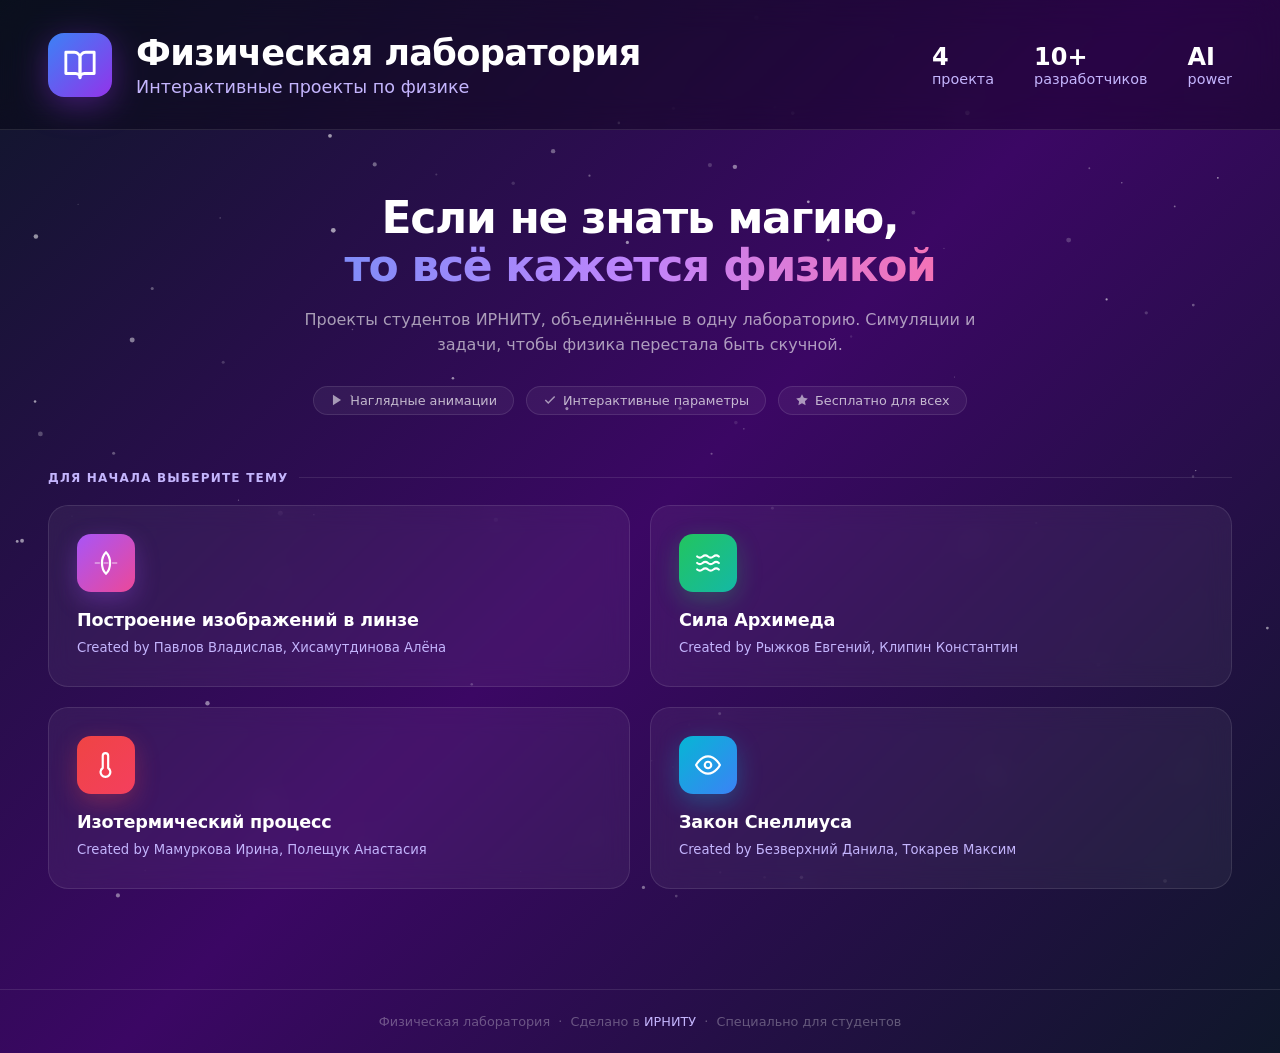
<file: src/main/resources/templates/index.html>
<!DOCTYPE html>
<html lang="ru" xmlns:th="http://www.w3.org/1999/xhtml">

<head>
  <meta charset="UTF-8" />
  <meta name="viewport" content="width=device-width, initial-scale=1.0" />
  <title>Феноменольно</title>
  <link rel="stylesheet" href="../static/index.css" th:href="@{/index.css}">
</head>

<body>

  <!-- Particle canvas -->
  <canvas id="particles-canvas"></canvas>

  <!-- Header -->
  <header>
    <div class="header-inner">
      <a href="/" th:href="@{/}" class="header-logo">
        <!-- BookOpen icon -->
        <svg viewBox="0 0 24 24" fill="none" stroke="currentColor" stroke-width="2" stroke-linecap="round"
          stroke-linejoin="round">
          <path d="M2 3h6a4 4 0 0 1 4 4v14a3 3 0 0 0-3-3H2z" />
          <path d="M22 3h-6a4 4 0 0 0-4 4v14a3 3 0 0 1 3-3h7z" />
        </svg>
      </a>
      <div class="header-text">
        <h1>Физическая лаборатория</h1>
        <p>Интерактивные проекты по физике</p>
      </div>
      <div class="stats-bar">
        <div class="stat-item">
          <div class="stat-number">4</div>
          <div class="stat-label">проекта</div>
        </div>
        <div class="stat-item">
          <div class="stat-number">10+</div>
          <div class="stat-label">разработчиков</div>
        </div>
        <div class="stat-item">
          <div class="stat-number">AI</div>
          <div class="stat-label">power</div>
        </div>
      </div>
    </div>
  </header>

  <!-- Main -->
  <main>
    <!-- Hero -->
    <div class="hero"> <!-- TODO-->
      <h2>Если не знать магию,<br><span>то всё кажется физикой</span></h2>
      <p>Проекты студентов ИРНИТУ, объединённые в одну лабораторию. Симуляции и задачи, чтобы физика перестала быть
        скучной.</p>
      <div class="hero-features">
        <div class="feature-pill">
          <!-- play icon -->
          <svg viewBox="0 0 24 24" fill="currentColor">
            <polygon points="5 3 19 12 5 21 5 3" />
          </svg>
          Наглядные анимации
        </div>
        <div class="feature-pill">
          <!-- check icon -->
          <svg viewBox="0 0 24 24" fill="none" stroke="currentColor" stroke-width="2.5">
            <polyline points="20 6 9 17 4 12" />
          </svg>
          Интерактивные параметры
        </div>
        <div class="feature-pill">
          <!-- star icon -->
          <svg viewBox="0 0 24 24" fill="currentColor">
            <polygon
              points="12 2 15.09 8.26 22 9.27 17 14.14 18.18 21.02 12 17.77 5.82 21.02 7 14.14 2 9.27 8.91 8.26 12 2" />
          </svg>
          Бесплатно для всех
        </div>
      </div>
    </div>

    <!-- Topics -->
    <div class="section-label">Для начала выберите тему</div>

    <div class="topics-grid" id="topics-grid">
      <!-- Cards injected by JS -->
    </div>
  </main>

  <!-- Footer -->
  <footer>
    Физическая лаборатория &nbsp;·&nbsp; Сделано в <a href="https://www.istu.edu/" target="_blank">ИРНИТУ</a>
    &nbsp;·&nbsp; Специально для студентов
  </footer>

  <script src="../../../../../src/main/resources/static/particles.js" th:src="@{/particles.js}"></script>
  <script src="../../../../../src/main/resources/static/index.js" th:src="@{/index.js}"></script>
</body>

</html>
</file>
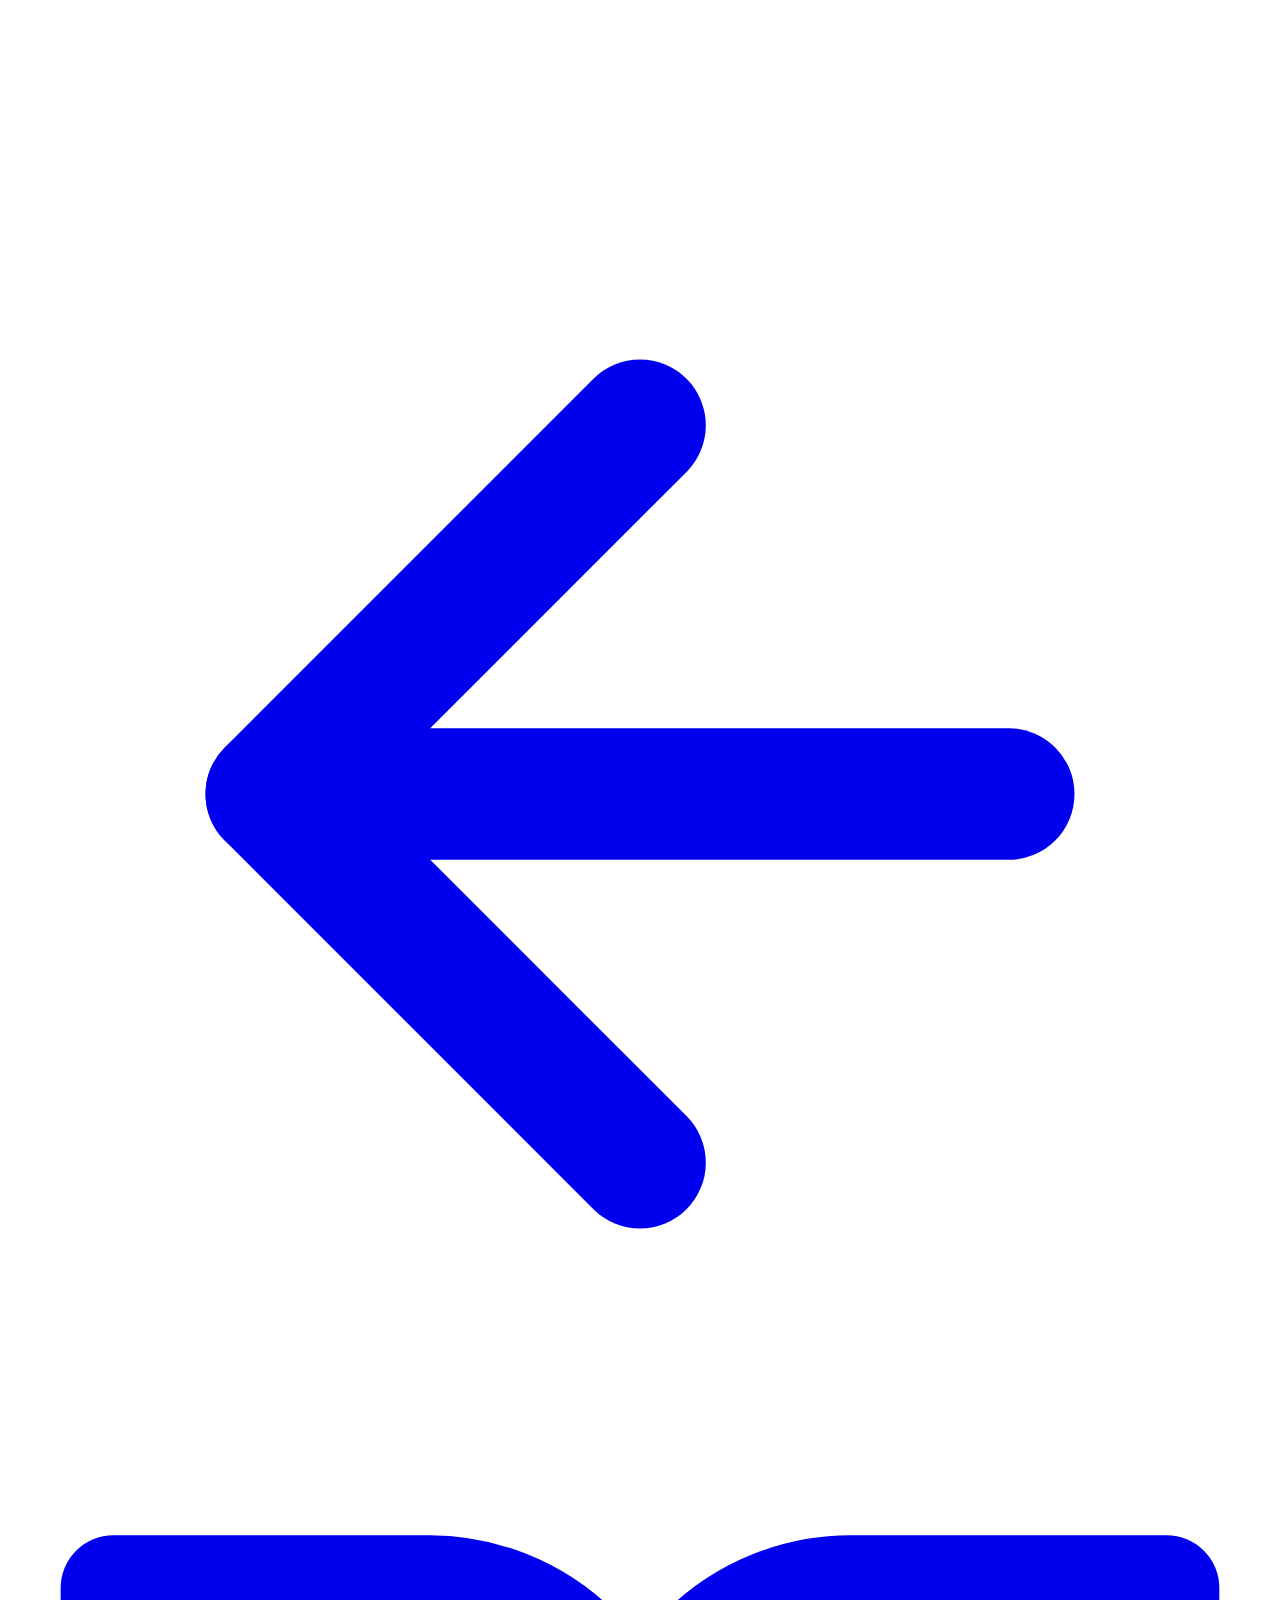
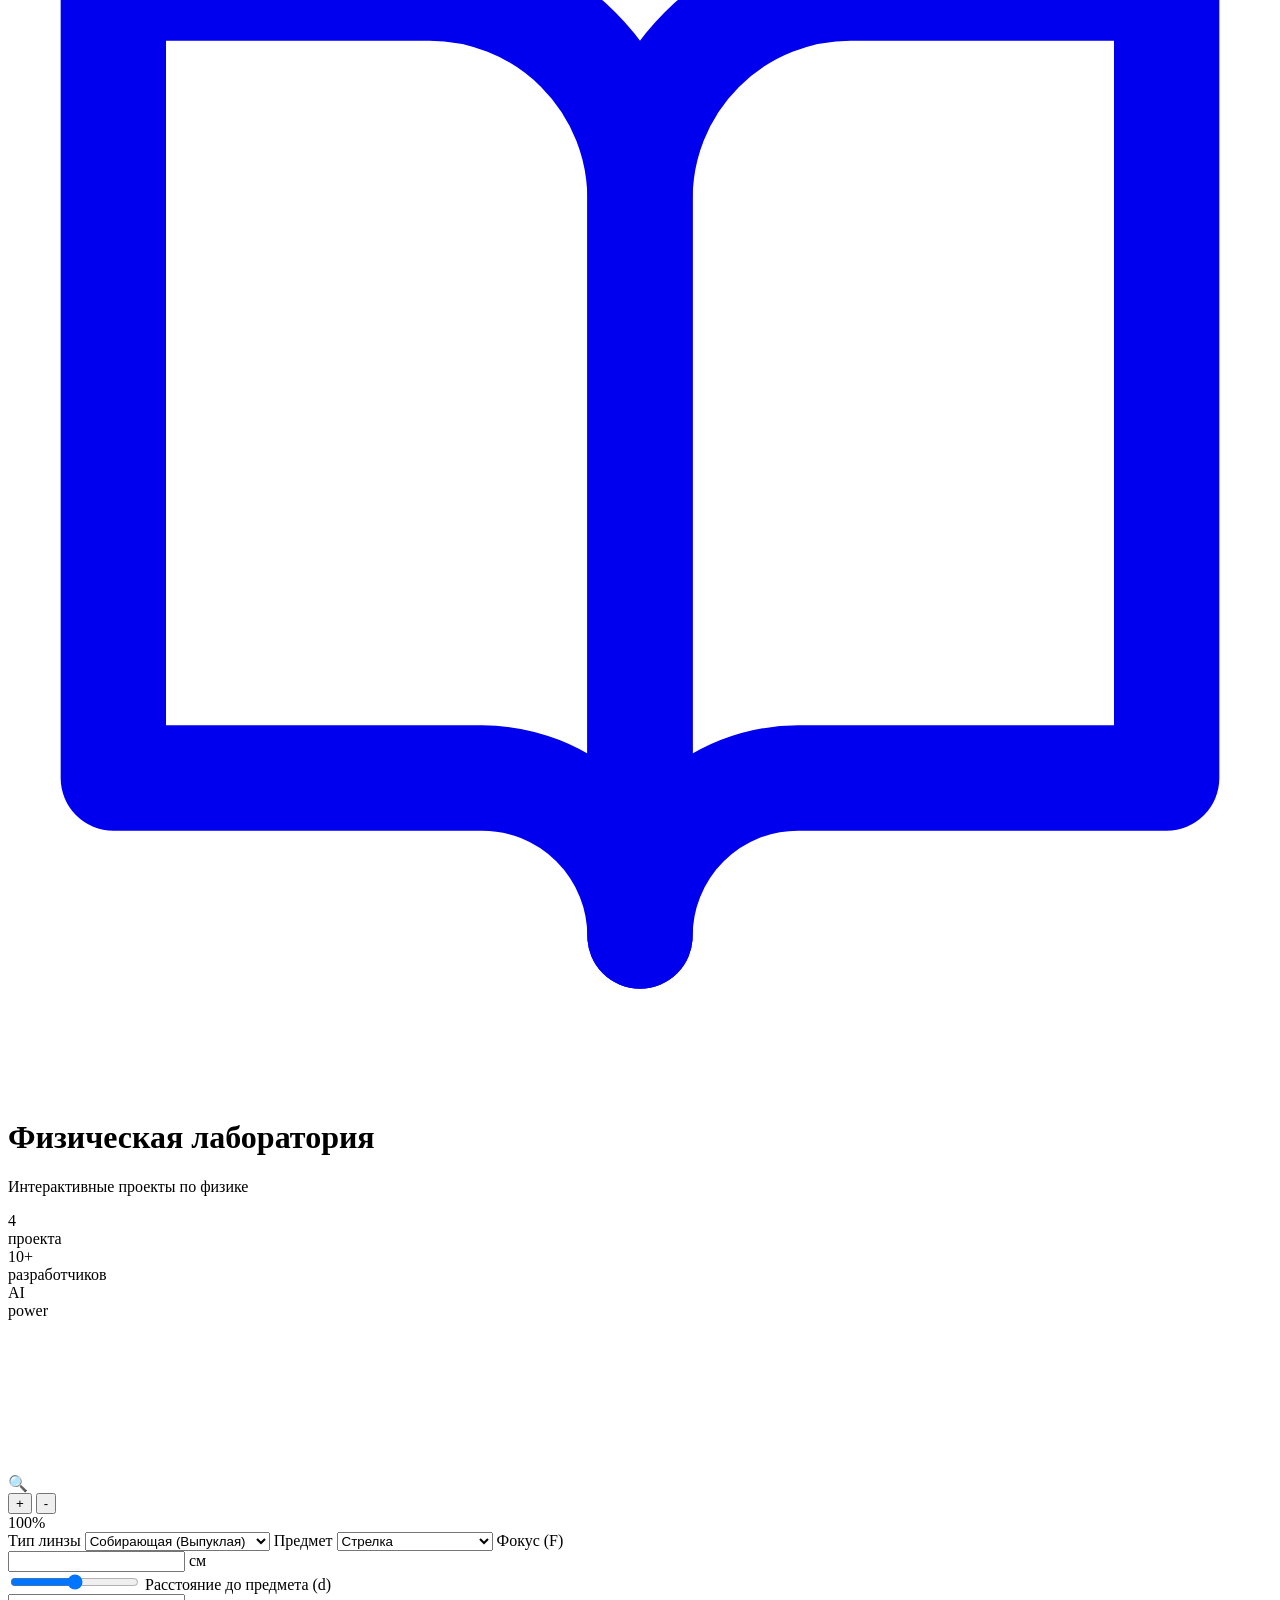
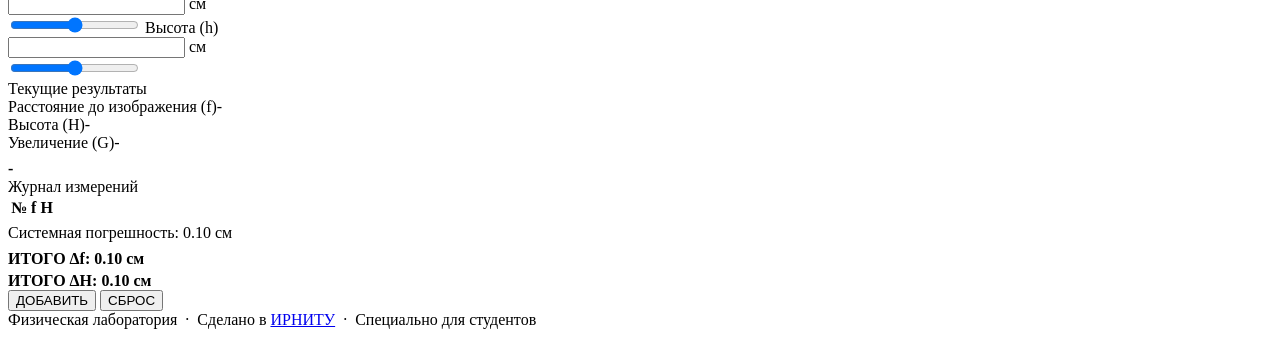
<file: src/main/resources/templates/lens.html>
<!DOCTYPE html>
<html lang="ru" xmlns:th="http://www.thymeleaf.org">
<head>
    <meta charset="UTF-8">
    <meta name="viewport" content="width=device-width, initial-scale=1.0" />
    <meta name="_csrf" th:content="${_csrf.token}"/>
    <meta name="_csrf_header" th:content="${_csrf.headerName}"/>
    <title>Построение изображений в линзе</title>
    <link rel="stylesheet" th:href="@{/index.css}">
    <link rel="stylesheet" th:href="@{/lens/style.css}">
</head>
<body>

  <!-- Particle canvas -->
  <canvas id="particles-canvas"></canvas>

  <!-- Header -->
  <header>
    <div class="header-inner">
      <a href="/" th:href="@{/}" class="back-link" title="Назад на главную">
        <svg viewBox="0 0 24 24" fill="none" stroke="currentColor" stroke-width="2.5" stroke-linecap="round" stroke-linejoin="round">
          <line x1="19" y1="12" x2="5" y2="12"></line>
          <polyline points="12 19 5 12 12 5"></polyline>
        </svg>
      </a>
      <a href="/" th:href="@{/}" class="header-logo">
        <!-- BookOpen icon -->
        <svg viewBox="0 0 24 24" fill="none" stroke="currentColor" stroke-width="2" stroke-linecap="round"
          stroke-linejoin="round">
          <path d="M2 3h6a4 4 0 0 1 4 4v14a3 3 0 0 0-3-3H2z" />
          <path d="M22 3h-6a4 4 0 0 0-4 4v14a3 3 0 0 1 3-3h7z" />
        </svg>
      </a>
      <div class="header-text">
        <h1>Физическая лаборатория</h1>
        <p>Интерактивные проекты по физике</p>
      </div>
      <div class="stats-bar">
        <div class="stat-item">
          <div class="stat-number">4</div>
          <div class="stat-label">проекта</div>
        </div>
        <div class="stat-item">
          <div class="stat-number">10+</div>
          <div class="stat-label">разработчиков</div>
        </div>
        <div class="stat-item">
          <div class="stat-number">AI</div>
          <div class="stat-label">power</div>
        </div>
      </div>
    </div>
  </header>

<main>
<div class="main-layout">
    <div class="simulation-view">
        <canvas id="opticsCanvas"></canvas>
        <div class="zoom-controls">
            <span class="zoom-icon">🔍</span>
            <div class="zoom-buttons">
                <button onclick="changeZoom(1.2)">+</button>
                <button onclick="changeZoom(0.8)">-</button>
            </div>
            <div id="zoom-level" class="zoom-level">100%</div>
        </div>
    </div>

    <div class="side-panel">
        <div class="glass-card">
            <label>Тип линзы</label>
            <select id="lens-type">
                <option value="converging">Собирающая (Выпуклая)</option>
                <option value="diverging">Рассеивающая (Вогнутая)</option>
            </select>

            <label>Предмет</label>
            <select id="obj-type">
                <option value="arrow">Стрелка</option>
                <option value="pencil">Карандаш</option>
                <option value="candle">Свеча</option>
                <option value="book">Книга по вайбкодингу</option>
            </select>

            <label>Фокус (F)
                <div class="input-wrapper">
                    <input type="number" id="num-f" class="val-input" th:value="${lensModel.focus}"> <span>см</span>
                </div>
            </label>
            <input type="range" id="f-range" min="1" max="100" th:value="${lensModel.focus}">

            <label>Расстояние до предмета (d)
                <div class="input-wrapper">
                    <input type="number" id="num-d" class="val-input" th:value="${lensModel.objectDistance}"> <span>см</span>
                </div>
            </label>
            <input type="range" id="d-range" min="1" max="100" th:value="${lensModel.objectDistance}">

            <label>Высота (h)
                <div class="input-wrapper">
                    <input type="number" id="num-h" class="val-input" th:value="${lensModel.objectHeight}"> <span>см</span>
                </div>
            </label>
            <input type="range" id="h-range" min="1" max="100" th:value="${lensModel.objectHeight}">
        </div>

        <div class="glass-card">
            <label>Текущие результаты</label>
            <div class="res-row"><span>Расстояние до изображения (f)</span><span class="res-val" id="r-f">-</span></div>
            <div class="res-row"><span>Высота (H)</span><span class="res-val" id="r-H">-</span></div>
            <div class="res-row"><span>Увеличение (G)</span><span class="res-val" id="r-g">-</span></div>
            <div id="r-type" style="color: var(--accent-purple); font-size: 1rem; margin-top: 8px; font-weight: 600; text-transform: uppercase;">-</div>
        </div>

        <div class="glass-card">
            <label>Журнал измерений</label>
            <div class="measurements-log">
                <table>
                    <thead>
                    <tr>
                        <th>№</th>
                        <th>f</th>
                        <th>H</th>
                    </tr>
                    </thead>
                    <tbody id="log-body">
                    <tr th:each="measure, iterStat : ${measurements}">
                        <td th:text="${iterStat.index + 1}"></td>
                        <td th:text="${#numbers.formatDecimal(measure.imageDistance, 1, 1)}"></td>
                        <td th:text="${#numbers.formatDecimal(measure.imageHeight, 1, 1)}"></td>
                    </tr>
                    </tbody>
                </table>
            </div>

            <div class="error-box">
                <div class="err-line">
                    <span>Системная погрешность:</span>
                    <span th:text="${errorStats.systematicError} + ' см'">0.10 см</span>
                </div>
                <div class="err-line" style="margin-top:8px; font-weight:600; color:var(--accent-cyan)">
                    <span>ИТОГО Δf:</span>
                    <span id="err-total-f" th:text="${errorStats.totalErrorF} + ' см'">0.10 см</span>
                </div>
                <div class="err-line" style="margin-top:4px; font-weight:600; color:var(--accent-purple)">
                    <span>ИТОГО ΔH:</span>
                    <span id="err-total-h" th:text="${errorStats.totalErrorH} + ' см'">0.10 см</span>
                </div>
            </div>

            <div class="btn-group">
                <button class="btn btn-add" onclick="addMeasurement()">ДОБАВИТЬ</button>
                <button class="btn btn-reset" onclick="resetMeasurements()">СБРОС</button>
            </div>
        </div>
    </div>
</div>
</main>

  <!-- Footer -->
  <footer>
    Физическая лаборатория &nbsp;·&nbsp; Сделано в <a href="https://www.istu.edu/" target="_blank">ИРНИТУ</a>
    &nbsp;·&nbsp; Специально для студентов
  </footer>

<script th:src="@{/particles.js}"></script>
<script th:src="@{/lens/script.js}"></script>
</body>
</html>
</file>
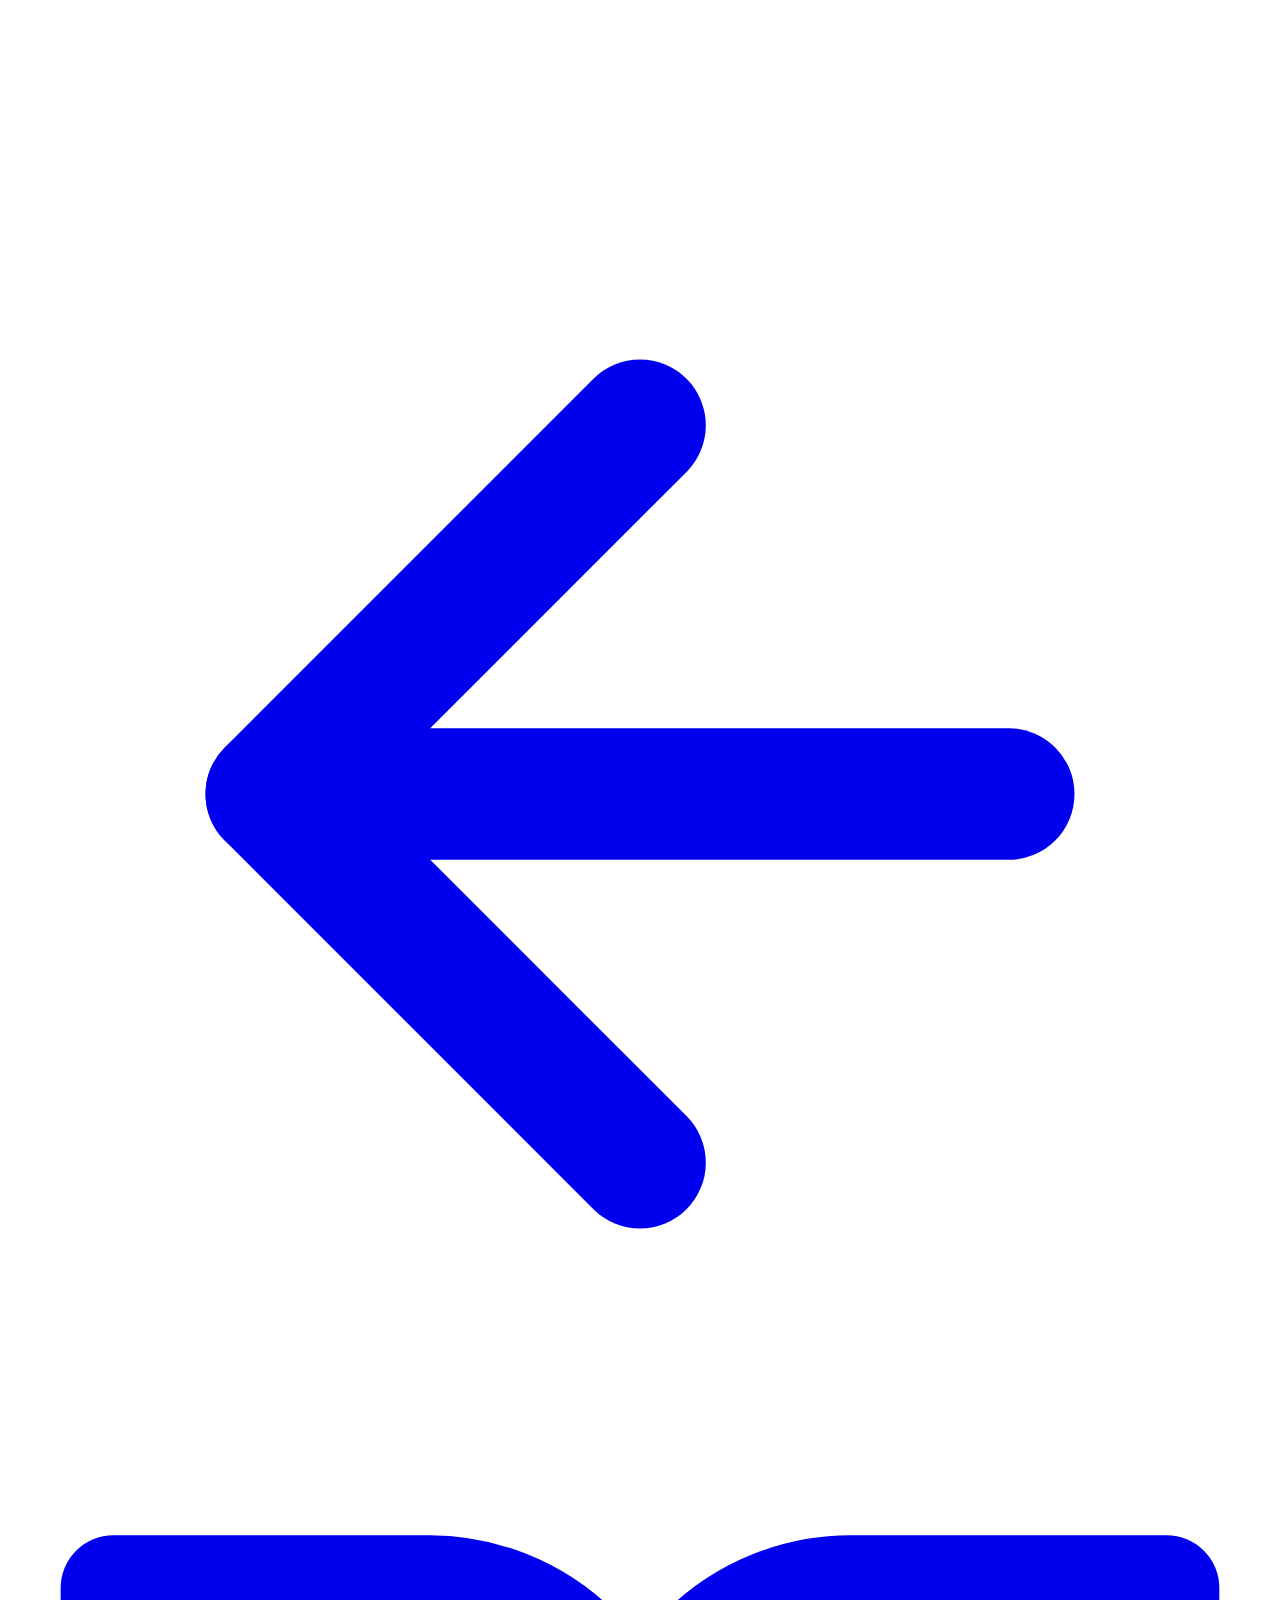
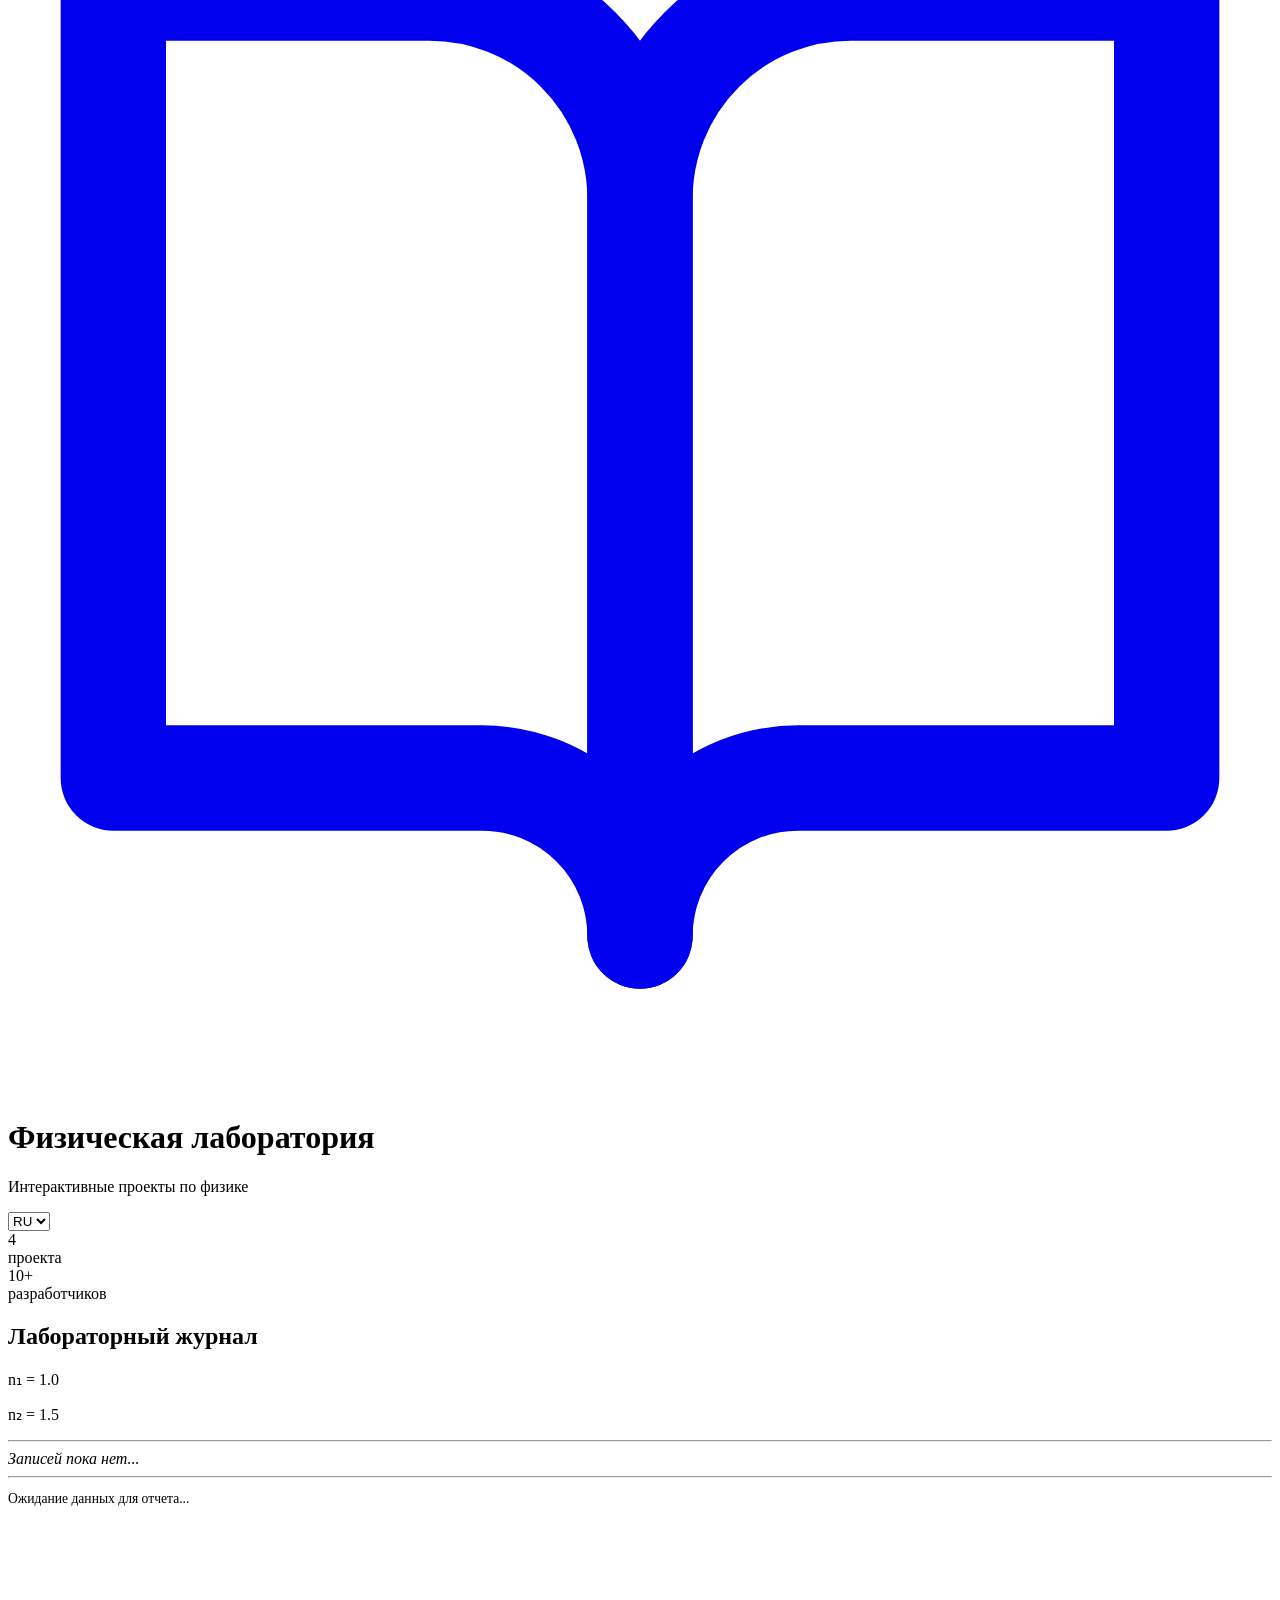
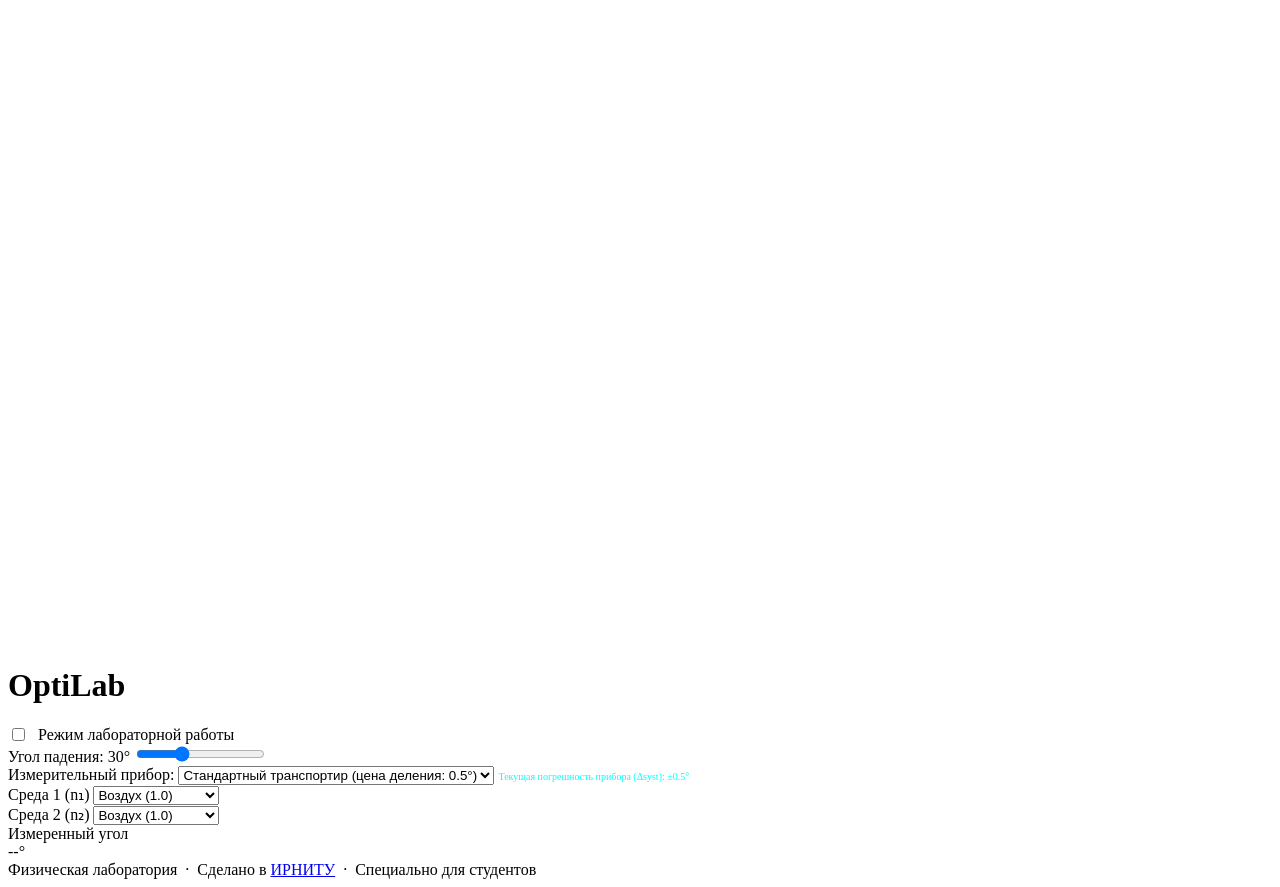
<file: src/main/resources/templates/snellius.html>
<!DOCTYPE html>
<html xmlns:th="http://www.thymeleaf.org" lang="ru">
<head>
    <meta charset="UTF-8">
    <meta name="viewport" content="width=device-width, initial-scale=1.0">
    <meta name="_csrf" th:content="${_csrf.token}"/>
    <meta name="_csrf_header" th:content="${_csrf.headerName}"/>
    <title>OptiLab - Симуляция закона Снеллиуса</title>
    <link rel="stylesheet" th:href="@{/index.css}">
    <link rel="stylesheet" th:href="@{/snellius/style.css}">
</head>
<body>

  <!-- Particle canvas -->
  <canvas id="particles-canvas"></canvas>

  <!-- Header -->
  <header>
    <div class="header-inner">
      <a href="/" th:href="@{/}" class="back-link" title="Назад на главную">
        <svg viewBox="0 0 24 24" fill="none" stroke="currentColor" stroke-width="2.5" stroke-linecap="round" stroke-linejoin="round">
          <line x1="19" y1="12" x2="5" y2="12"></line>
          <polyline points="12 19 5 12 12 5"></polyline>
        </svg>
      </a>
      <a href="/" th:href="@{/}" class="header-logo">
        <!-- BookOpen icon -->
        <svg viewBox="0 0 24 24" fill="none" stroke="currentColor" stroke-width="2" stroke-linecap="round"
          stroke-linejoin="round">
          <path d="M2 3h6a4 4 0 0 1 4 4v14a3 3 0 0 0-3-3H2z" />
          <path d="M22 3h-6a4 4 0 0 0-4 4v14a3 3 0 0 1 3-3h7z" />
        </svg>
      </a>
      <div class="header-text">
        <h1>Физическая лаборатория</h1>
        <p>Интерактивные проекты по физике</p>
      </div>
      <div class="stats-bar">
        <div class="stat-item">
            <select id="langSwitcher" class="lang-selector-mini" onchange="changeLanguage()">
                <option value="ru">RU</option>
                <option value="en">EN</option>
                <option value="de">DE</option>
            </select>
        </div>
        <div class="stat-item">
          <div class="stat-number">4</div>
          <div class="stat-label">проекта</div>
        </div>
        <div class="stat-item">
          <div class="stat-number">10+</div>
          <div class="stat-label">разработчиков</div>
        </div>
      </div>
    </div>
  </header>

<main>
<div class="glass-container">
    <div id="notebook" class="notebook-panel">
        <h2 id="notebookTitle">Лабораторный журнал</h2>
        <div class="notebook-content">
            <p>n₁ = <span id="noteN1" th:text="${n1}">1.0</span></p>
            <p>n₂ = <span id="noteN2" th:text="${n2}">1.5</span></p>
            <hr>
            <div id="experimentLogs">
                <i>Записей пока нет...</i>
            </div>
            <hr>
            <div id="errorCalculations" style="margin-top: 10px; font-size: 0.85em; min-height: 150px;">
                <p>Ожидание данных для отчета...</p>
            </div>
        </div>
    </div>

    <div class="simulation-area">
        <canvas id="opticsCanvas" width="600" height="600"></canvas>
    </div>

    <div class="controls">
        <h1 class="neon-text" id="mainTitle">OptiLab</h1>

        <div class="control-group">
            <label class="neon-text" style="display: flex; align-items: center; gap: 10px; cursor: pointer;">
                <input type="checkbox" id="errorToggle" onchange="toggleErrorMode()">
                Режим лабораторной работы
            </label>
        </div>

        <button id="studentBtn" class="btn-student" style="display: none; margin-top: 10px;" onclick="openStudentTable()">
            Настроить выборку (n)
        </button>

        <div class="control-group">
            <label for="angleSlider" id="labelAngle">Угол падения: <span id="angleValue">30</span>°</label>
            <input type="range" id="angleSlider" min="0" max="90" step="1"
                   value="30" oninput="syncAngle()">
        </div>

        <div class="control-group">
            <label for="systErrorSelect" id="labelDevice">Измерительный прибор:</label>
            <select id="systErrorSelect" onchange="updateSystematicError()">
                <option value="1.0">Учебный экранный (цена деления: 1.0°)</option>
                <option value="0.5" selected>Стандартный транспортир (цена деления: 0.5°)</option>
                <option value="0.2">Лабораторный лимб (цена деления: 0.2°)</option>
                <option value="0.1">Прецизионный гониометр (цена деления: 0.1°)</option>
                <option value="0.05">Оптический делитель (цена деления: 0.05°)</option>
            </select>
            <small id="divisionValue" style="color: #00ffff; font-size: 10px; margin-top: 4px;">
                Текущая погрешность прибора (Δsyst): ±0.5°
            </small>
        </div>

        <div class="control-group">
            <label for="n1Select" id="labelMed1">Среда 1 (n₁)</label>
            <select id="n1Select" onchange="updateSimulation()">
                <option value="1.0" selected>Воздух (1.0)</option>
                <option value="1.33">Вода (1.33)</option>
                <option value="1.46">Кварц (1.46)</option>
                <option value="1.5">Стекло (1.5)</option>
                <option value="1.62">Флинтглас (1.62)</option>
                <option value="1.77">Сапфир (1.77)</option>
                <option value="2.42">Алмаз (2.42)</option>
            </select>
        </div>

        <div class="control-group">
            <label for="n2Select" id="labelMed2">Среда 2 (n₂)</label>
            <select id="n2Select" onchange="updateSimulation()">
                <option value="1.0" selected>Воздух (1.0)</option>
                <option value="1.33">Вода (1.33)</option>
                <option value="1.46">Кварц (1.46)</option>
                <option value="1.5">Стекло (1.5)</option>
                <option value="1.62">Флинтглас (1.62)</option>
                <option value="1.77">Сапфир (1.77)</option>
                <option value="2.42">Алмаз (2.42)</option>
            </select>
        </div>

        <button class="btn-student" id="saveBtn" style="display: none;" onclick="saveExperiment()">Записать результат</button>
        <button class="btn-student" id="reportBtn" style="display: none; background: rgba(255,165,0,0.2); border-color: orange; color: orange;" onclick="generateReport()">Сгенерировать отчет</button>

        <div class="result-box">
            <span id="labelResult">Измеренный угол</span>
            <div class="result-value neon-text">
                <span id="resultValue">--</span>°
            </div>
        </div>
    </div>
</div>
</main>

<div id="studentModal" style="display:none; position: fixed; z-index: 1000; left: 0; top: 0; width: 100%; height: 100%; background: rgba(0,0,0,0.85); justify-content: center; align-items: center; backdrop-filter: blur(5px);">
    <div style="background: white; color: #333; padding: 25px; border-radius: 15px; max-width: 90%; max-height: 90vh; overflow: auto;">
        <h3 style="margin-bottom: 15px; border-bottom: 2px solid #00ffff;">Таблица Стьюдента: Выбор объема выборки (n)</h3>
        <p style="font-size: 12px; margin-bottom: 15px; color: #666;">Выберите количество опытов (строка n) и доверительную вероятность (столбец P).</p>
        <table id="studentTableDisplay" style="width: 100%; border-collapse: collapse; text-align: center; font-family: monospace;">
        </table>
        <button class="btn-student" style="margin-top: 20px; width: 100%; background: #333;" onclick="closeStudentTable()">Закрыть</button>
    </div>
</div>

  <!-- Footer -->
  <footer>
    Физическая лаборатория &nbsp;·&nbsp; Сделано в <a href="https://www.istu.edu/" target="_blank">ИРНИТУ</a>
    &nbsp;·&nbsp; Специально для студентов
  </footer>

<script th:src="@{/particles.js}"></script>
<script th:src="@{/snellius/script.js}"></script>
</body>
</html>
</file>
